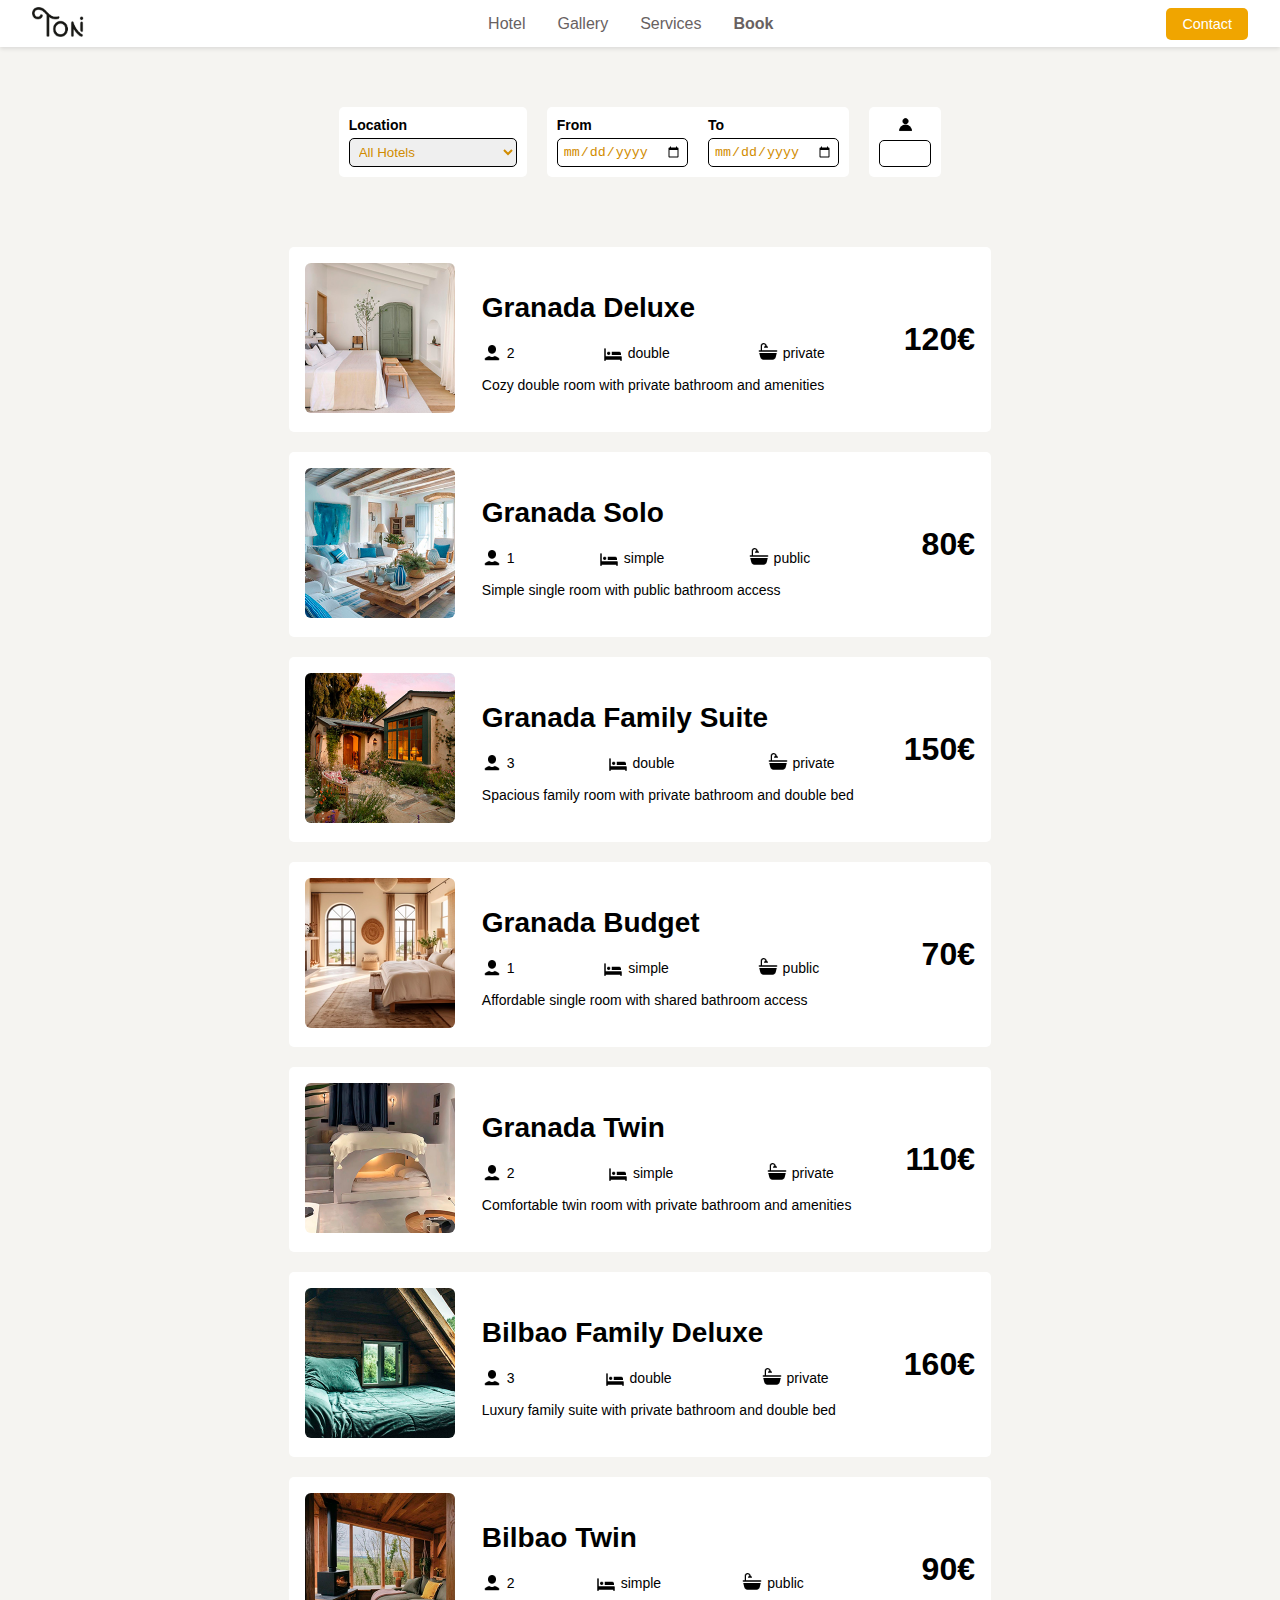
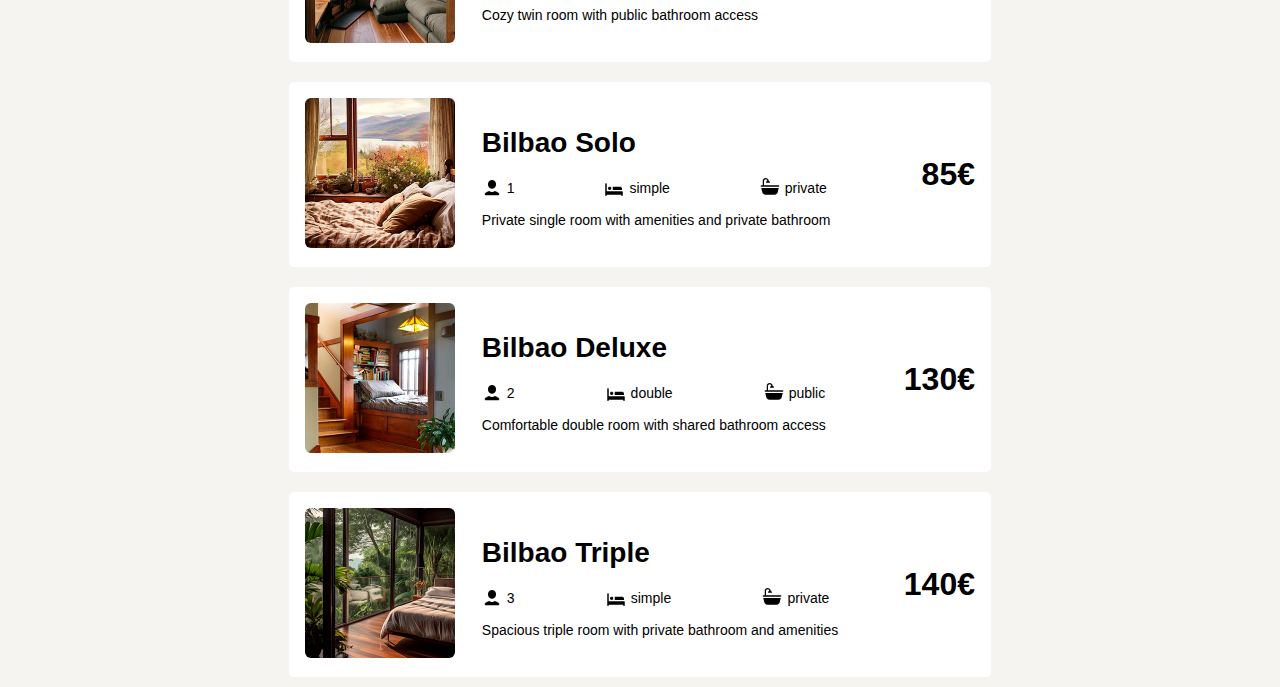
<file: index.html>
<!DOCTYPE html>
<html lang="en">

<head>
    <meta charset="UTF-8">
    <meta name="viewport" content="width=device-width, initial-scale=1.0">
    <title>Toni Hotels: Rooms</title>
    <link rel="stylesheet" href="style.css">
</head>

<body>
    <nav>
        <div id="hotelIcon">
            <img src='./images/toni-black-08.png' alt="hotel-icon">
        </div>
        <div id="navMenu">
            <ul class="nav-links">
                <li><a href="">Hotel</a></li>
                <li><a href="">Gallery</a></li>
                <li><a href="">Services</a></li>
                <li><a style="font-weight: 600;" href="./index.html">Book</a></li> 
            </ul>
        </div>
        <div id="navButtons">
            <!-- <button id="logBtn">Log In</button>
            <button id="signBtn">Sign Up</button> -->
            <button id="contactBtn">Contact</button>
        </div>
    </nav>

    <section id="finder">

        <div class="search-field" id="location">
            <label for="locations">Location</label>
            <select name="locations" id="locations">

                <option value="all">All Hotels</option>
                <option value="granada">Toni Hotels GRANADA</option>
                <option value="bilbao">Toni Hotels BILBAO</option>
                
            </select>
        </div>

        <div class="search-field" id="date">
            <div class="dateFrom">
                <label for="dateFrom">From</label>
                <input type="date" name="dateFrom" id="dateFrom" >
            </div>
            <div class="dateTo">
                <label for="dateTo">To</label>
                <input type="date" name="dateTo" id="dateTo">
            </div>
        </div>

        <div class="search-field" id="numberOfPeople">
            <label for="people"> <img src="./images/profile.png" alt=""> </label>
            <input type="number" id="people" name="people" min="1" max="3">
        </div>
    </section>



    <section id="rooms">

        <!-- <div class="room">

            <div class="room-img"><img src="./images/rooms/granada/1-granada.png" alt="room-image" class="room-image">
            </div>
            <div class="info">
                <h1 class="room-name">Name of the room</h1>
                <div class="characteristics">
                    <div class="room-people"><img src="./images/icons8-person-30.png" alt="person-icon"><span
                            class="number-people">2</span></div>
                    <div class="room-bed"><img src="./images/icons8-sleeping-in-bed-30.png" alt="bed-icon"><span
                            class="bed-type">Simple</span></div>
                    <div class="room-bathroom"><img src="./images/icons8-bathroom-30.png" alt="bathroom-icon"><span
                            class="bathrooom-type">Private</span></div>
                </div>
                <p class="room-description">Bonita y acogedora habitacion para <br> amigos discretos. </p>
            </div>
            <div class="room-price"><h3 class="room-price">170€</h3> </div>
        </div> -->

    </section>

    <a class="nextLink" href="./user-info.html"><button class="checkingBtn">Continue</button></a>

<script src="./index.js"></script>
</body>

</html>
</file>
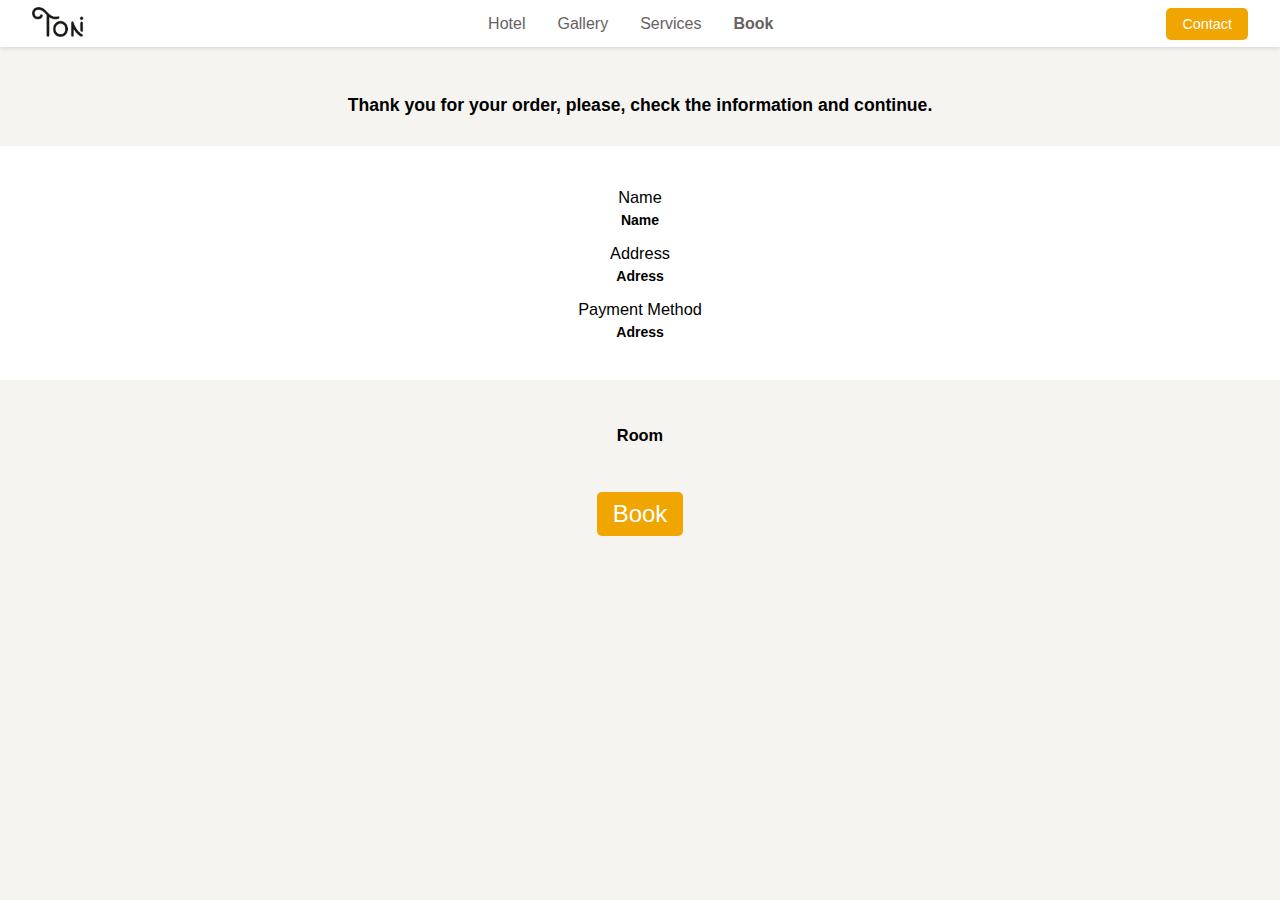
<file: checkout.html>
<!DOCTYPE html>
<html lang="en">

<head>
    <meta charset="UTF-8">
    <meta name="viewport" content="width=device-width, initial-scale=1.0">
    <title>Check Out</title>
    <link rel="stylesheet" href="style.css">
</head>

<body>
    <nav>
        <div id="hotelIcon">
            <img src='./images/toni-black-08.png' alt="hotel-icon">
        </div>
        <div id="navMenu">
            <ul class="nav-links">
                <li><a href="">Hotel</a></li>
                <li><a href="">Gallery</a></li>
                <li><a href="">Services</a></li>
                <li><a style="font-weight: 600;" href="./index.html">Book</a></li>
            </ul>
        </div>
        <div id="navButtons">
            <!-- <button id="logBtn">Log In</button>
            <button id="signBtn">Sign Up</button> -->
            <button id="contactBtn">Contact</button>
        </div>
    </nav>

    <section class="summary">
        <p>Thank you for your order, please, check the information and continue.</p>

        <div id="client-info">
            <h3>Name</h3>
            <p id="nameCheck">Name</p>
            <h3>Address</h3>
            <p id="addressCheck">Adress</p>
            <h3>Payment Method</h3>
            <p id="paymentMethod">Adress</p>
        </div>
        <h3>Room</h3>
        <div id="roomCheck">

        </div>
        <button class="continueBtn">Book</button>
    </section>


    <script src="./checkout.js"></script>
</body>

</html>
</file>
<file: style.css>
body {
    font-family: 'Montserrat', sans-serif;
    font-size: 14px;
    background-color: rgb(245, 244, 241);
    margin: 0;
    padding: 0;
}

nav {
    
    margin: auto;
    height: 15px;
    background-color: white;
    display: flex;
    justify-content: space-between;
    align-items: center;
    padding: 1rem 2rem;
    box-shadow: 0 2px 4px rgba(0, 0, 0, 0.1);
}

.nav-links {
    list-style: none;
    display: flex;
    margin: 0;
    padding: 0;
}

.nav-links li {
    margin: 0 1rem;
}

.nav-links a {
    color: #686161;
    text-decoration: none;
    font-size: 1rem;
    transition: color 0.3s ease;
}

.nav-links a:hover {
    color: #f0a500;
}

#navButtons {
    display: flex;
    gap: 0.5rem;
}

div#hotelIcon img {
    object-fit: contain;
    height: 30px;
    margin: 0;
    padding: 0;
}

#contactBtn,
.checkingBtn,
.continueBtn {
    padding: 0.5rem 1rem;
    border: none;
    border-radius: 5px;
    background-color: #f0a500;
    color: white;
    cursor: pointer;
    font-size: 0.9rem;
    transition: background-color 0.3s ease;

}

#contactBtn:hover,
.checkingBtn:hover,
.continueBtn:hover {
    background-color: #f7c14e;



}

/* #logBtn{
    padding: 0.5rem 1rem;
    border: none;
    border-radius: 5px;
    background-color: #f0a500;
    color: white;
    cursor: pointer;
}

#signBtn{
    padding: 0.5rem 1rem;
    border: 1.8px solid #f0a500; 
    border-radius: 5px;
    background-color: white;
    
    color: #f0a500;
    cursor: pointer;
} */

#logBtn:hover,
#signBtn:hover {
    background-color: #d18c00;
}

#finder {
    display: flex;
    flex-wrap: wrap;
    justify-content: center;
    align-items: center;
    margin: 50px auto;
    padding: 0 1rem;
    max-width: 1200px;
}

.search-field {
    background-color: white;
    margin: 10px;
    padding: 10px;
    border-radius: 5px;

}

#finder label {
    display: block;
    margin-bottom: 5px;
    font-weight: 600;
}

#finder input,
#finder select {
    padding: 5px;
    border: 1.8px solid black;
    border-radius: 5px;
    color: #d18c00;
}

#date {
    display: flex;
    flex-wrap: wrap;
    gap: 20px;
}

#dateFrom,
#dateTo {
    flex: 1;
}

#people {
    display: flex;
    flex-wrap: wrap;
    justify-content: center;
    padding: 14px;
}

#numberOfPeople  {
    display: flex;
    flex-direction: column;
    justify-content: center;
    align-items: center;

}

#numberOfPeople img {
    object-fit: contain;
    height: 15px;
    justify-content: center;

}

#people label {
    width: 100%;
    justify-content: center;
    display: flex;
}

#people input {
    width: 30px;
}


#rooms {
    display: flex;
    flex-direction: column;
}

.room {
    background-color: white;
    display: flex;
    justify-content: space-between;
    align-items: center;
    margin: 10px auto;
    padding: 1rem 1rem;
    max-width: 1200px;
    min-width: 670px;
    border-radius: 5px;

}

.selectedRoom {
    background-color: white;
    display: flex;
    justify-content: space-between;
    align-items: center;
    margin: 10px auto;
    padding: 1rem 1rem;
    max-width: 1200px;
    min-width: 670px;
    border-radius: 5px;

}

.room:hover {
    background-color: rgb(255, 246, 226);
}

.characteristics {
    display: flex;
    justify-content: space-between;
    align-items: center;

}


.room-image {
    height: 150px;
    border-radius: 6px;


}

.characteristics img {
    margin-right: 5px;
    height: 20px;

}

.room-people,
.room-bed,
.room-bathroom {
    display: flex;
    align-items: center;
    flex-wrap: nowrap;
    margin-right: 40px;
}

.info {
    flex-grow: 2;
    margin-left: 4%;

}

.room-price {
    min-width: 90px;
    flex-grow: 1;
    font-size: 2rem;
    font-weight: 600;
    text-align: end;

}


.checkingBtn {
    display: none;
    margin: 50px auto;
    font-size: 1.5rem;

}

.continueBtn {
    font-size: 1.5rem;

}

.nextLink {
    text-decoration: none;
}

.user-information {
    background-color: white;
    display: flex;
    flex-direction: column;
    align-items: center;
    max-width: 700px;
    margin: auto;
    margin-top: 30px;
    padding: 20px;

}

.user-information label {
    font-weight: 600;
}

.payment-methods label {
    font-weight: 400;
}

.payment-methods {
    display: flex;
    flex-direction: row;
    justify-content: space-around;

}

.payment-methods input {
    margin-right: 30px;
    margin-bottom: 30px;


}

#address,
#name {
    border: 1px #eec77a solid;
    margin-top: 5px;
    border-radius: 4px;
    padding: 4px;
    width: 50%;

}

#roomCheck {
    display: flex;
    flex-direction: column;
    margin-bottom: 30px;
}


.summary {
    display: flex;
    flex-direction: column;
    justify-content: center;
    align-items: center;
    margin-top: 30px;
}

.summary>p {
    font-weight: 700;
    font-size: 1.1rem;
    margin-bottom: 30px;
}

#client-info {
    background-color: white;
    width: 100%;
    padding: 2% 5%;
    margin-bottom: 30px;
    text-align: center;
}

#client-info p {
    margin-top: 1px;
    font-weight: 800;
}

#client-info h3 {
    margin-bottom: 5px;
    font-weight: 400;
}


@media (max-width: 768px) {

 #body{
    display: flex;
    flex-direction: column;
    width: 100%; 
 }

   #hotelIcon{
    margin-bottom: 20px;
   }

    #location{
        display: flex;
        flex-direction: column;
        align-items: center;
    }

    #contactBtn{
        margin-top: 10px;
    }
    nav {
        
        flex-direction: column;
        align-items: center;
        justify-content: center;

        height: auto;
        
        padding: 3%; 

        margin-top: 5px; 
        margin-bottom: 30px;
        margin-left: 0px;
        margin-right: 0px;
    }

    ul.nav-links li{
        margin: 3px;  
    }
    div#date{
        display: flex;
        flex-direction: row;
        justify-content: center;
    }
    #numberOfPeople{
        display: flex;
        flex-direction: column;
        align-items: center;
    }
    .nav-links {
        flex-direction: column;
        width: 100%;
        align-items: center;
        margin-left: 0px;
    
    }

    .nav-links li {
        margin: 0.5rem 0;
    }

    #finder {
        flex-direction: column;
        flex-wrap: nowrap;
        align-items: center;
        justify-content: center;
        margin: auto;
        min-width: 0px;
        margin-bottom: 30px;
    }

    .search-field {
        min-width: 100%;
    }

    #date {
        flex-direction: column;
        align-items: center;
    }

    .room,
    .selectedRoom {
        display: flex;
        flex-direction: column;
      
        align-items: center;
        justify-content: center;
        text-align: center;
        
        min-width: 0px;
        width: 99%;
        padding: 30px 5px 5px 0px; 
    }

    #rooms { 
        display: flex;
        flex-direction: column;
        min-width: 0px;  
    
        
        
        
    }

     .payment-methods {
        display: flex;
        flex-direction: column;
        justify-content: center;
        align-items: center;
        text-align: center;
        
      
    }

    .payment-methods input, .payment-methods label{
        display: flex;
        justify-content: center;
        align-items: center;
        margin: 5px auto;
    }

    .nextLink{
        margin-top: 30px;  
    } 
    .room-image {
        width: 100%;
        height: auto;
    }

    .info {
        display: flex;
        flex-direction: column;
        justify-content: center;
        align-items: center;
        flex-grow: 1; 
        margin: auto;
        

    }

    .room-name{
        text-align: center;
    }

    .room-price {
        width: 100%;
        text-align: center;
    }

    .characteristics {
        display: flex;
        flex-direction: column;
        justify-content: center;
        align-items: center;
        
    }

    .characteristics div {
        margin: auto;
        display: flex;
        justify-content: center;
        align-items: center;
        
    }

    .summary>p {
       text-align: center;
       margin: 20px 10px; 
    }

    .summary{
        margin-bottom: 20px;
    }

    .room-price h3{
        text-align: center;
    }

    .room-price{
        display: flex;
        justify-content: center;
    }
}
</file>
